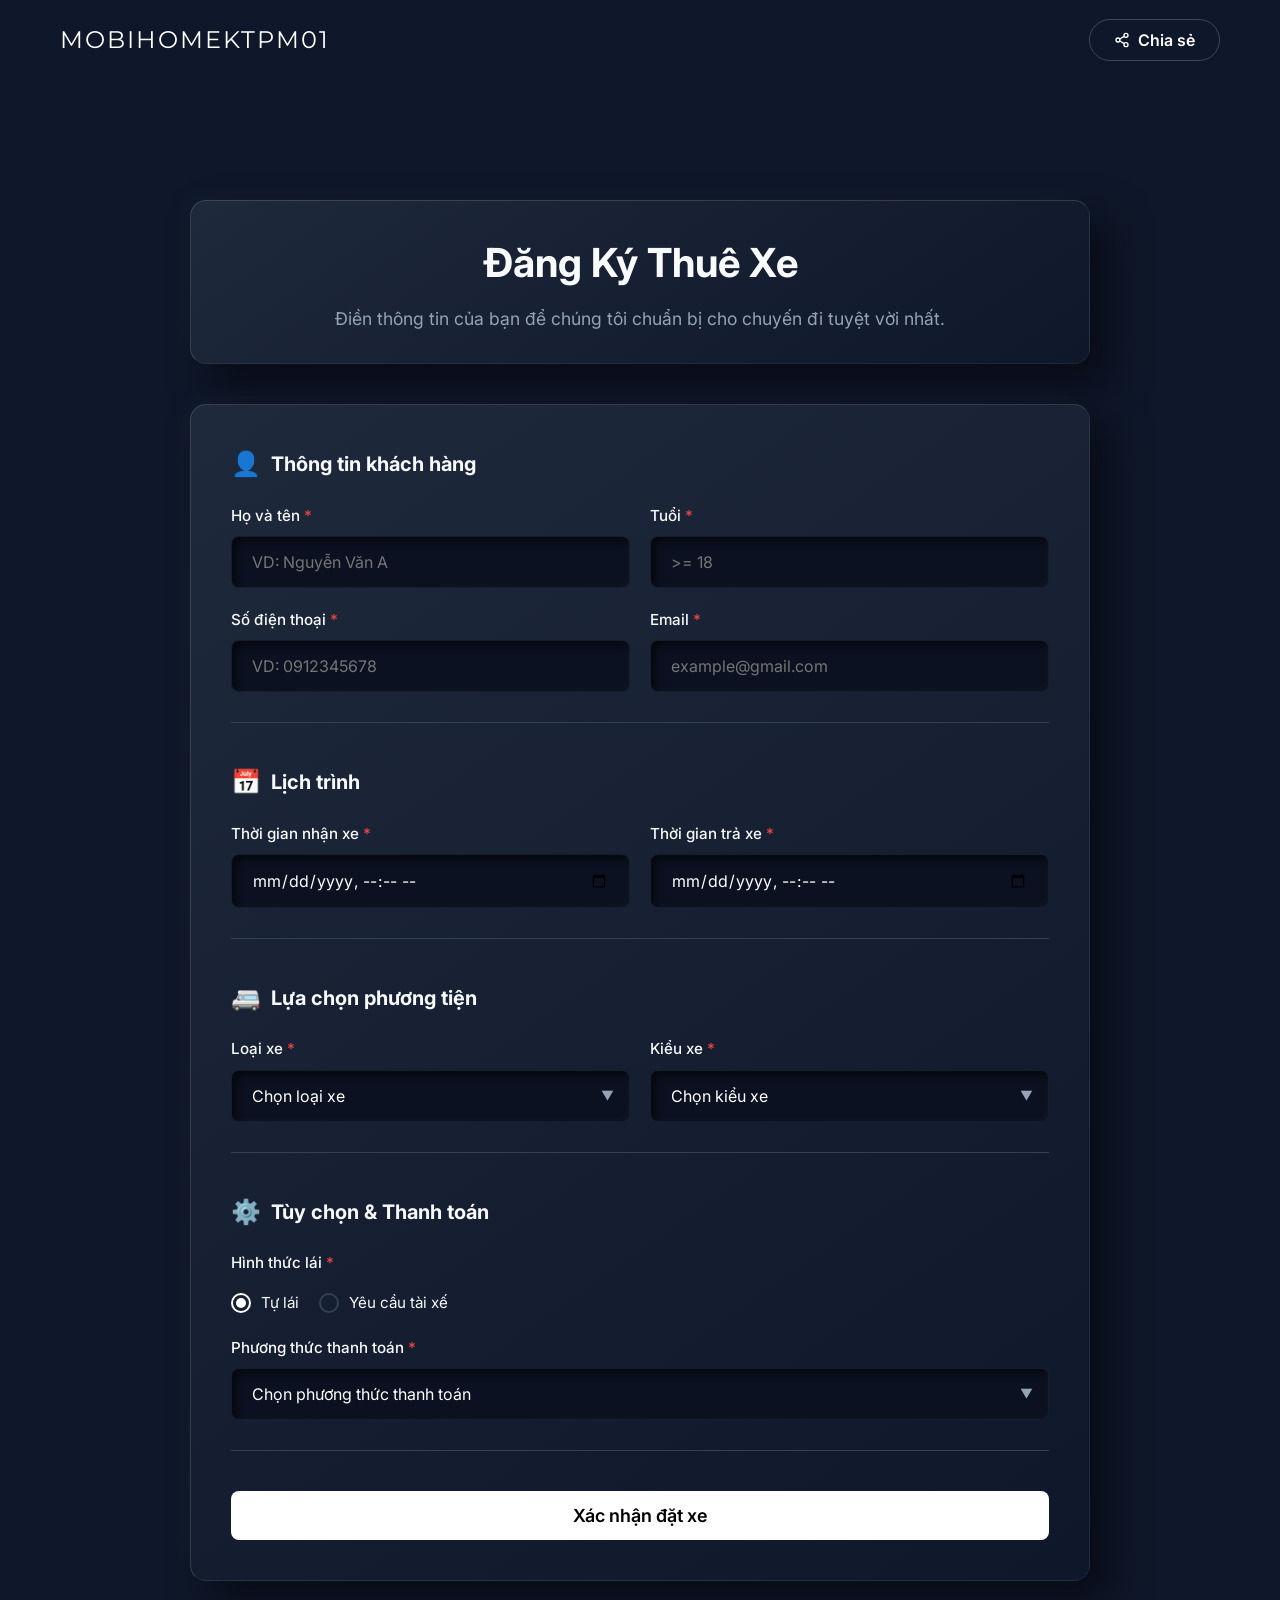
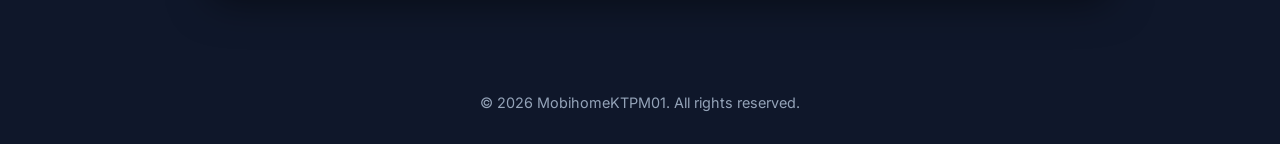
<file: booking.html>
<!DOCTYPE html>
<html lang="vi">

<head>
    <meta charset="UTF-8">
    <meta name="viewport" content="width=device-width, initial-scale=1.0">
    <meta name="description" content="MobihomeKTPM01 - Khai phá sức mạnh dữ liệu. Thúc đẩy tăng trưởng bằng AI.">
    <title>MobihomeKTPM01 | Đăng ký</title>

    <!-- Google Fonts -->
    <link rel="preconnect" href="https://fonts.googleapis.com">
    <link rel="preconnect" href="https://fonts.gstatic.com" crossorigin>
    <link href="https://fonts.googleapis.com/css2?family=Inter:wght@300;400;500;600;700&display=swap" rel="stylesheet">

    <!-- Custom CSS -->
    <link rel="stylesheet" href="styles.css">
</head>

<body>
    <!-- Header -->
    <header class="header">
        <div class="container header-content">
            <a href="index.html" class="logo text-white">
                <span class="logo-text aurum-logo">MobihomeKTPM01</span>
            </a>
            <button id="shareBtn" class="btn btn-glass-outline">
                <svg xmlns="http://www.w3.org/2000/svg" width="16" height="16" viewBox="0 0 24 24" fill="none"
                    stroke="currentColor" stroke-width="2" stroke-linecap="round" stroke-linejoin="round">
                    <circle cx="18" cy="5" r="3"></circle>
                    <circle cx="6" cy="12" r="3"></circle>
                    <circle cx="18" cy="19" r="3"></circle>
                    <line x1="8.59" y1="13.51" x2="15.42" y2="17.49"></line>
                    <line x1="15.41" y1="6.51" x2="8.59" y2="10.49"></line>
                </svg>
                Chia sẻ
            </button>
        </div>
    </header>

    <!-- Toast Notification for Copy Link -->
    <div id="toast" class="toast">Đã sao chép đường dẫn!</div>

    <!-- Booking Section -->
    <section id="booking-section" class="booking-section" style="padding-top: 120px;">
        <div class="container">
            <div class="booking-header">
                <h2>Đăng Ký Thuê Xe</h2>
                <p>Điền thông tin của bạn để chúng tôi chuẩn bị cho chuyến đi tuyệt vời nhất.</p>
            </div>

            <div class="booking-card">
                <form id="bookingForm" class="booking-form" novalidate>
                    <!-- Thông tin khách hàng -->
                    <div class="form-group-section">
                        <h3><span class="section-icon">👤</span> Thông tin khách hàng</h3>
                        <div class="form-grid">
                            <div class="form-control">
                                <label for="fullName">Họ và tên <span class="required">*</span></label>
                                <input type="text" id="fullName" name="fullName" placeholder="VD: Nguyễn Văn A"
                                    required>
                                <div class="error-message">Vui lòng nhập họ và tên</div>
                            </div>

                            <div class="form-control">
                                <label for="age">Tuổi <span class="required">*</span></label>
                                <input type="number" id="age" name="age" min="18" placeholder=">= 18" required>
                                <div class="error-message">Bạn phải từ 18 tuổi trở lên</div>
                            </div>

                            <div class="form-control">
                                <label for="phone">Số điện thoại <span class="required">*</span></label>
                                <input type="tel" id="phone" name="phone" pattern="[0-9]{10,11}"
                                    placeholder="VD: 0912345678" required>
                                <div class="error-message">Vui lòng nhập số điện thoại hợp lệ</div>
                            </div>

                            <div class="form-control">
                                <label for="email">Email <span class="required">*</span></label>
                                <input type="email" id="email" name="email" placeholder="example@gmail.com" required>
                                <div class="error-message">Vui lòng nhập email hợp lệ</div>
                            </div>
                        </div>
                    </div>

                    <!-- Lịch trình -->
                    <div class="form-group-section">
                        <h3><span class="section-icon">📅</span> Lịch trình</h3>
                        <div class="form-grid">
                            <div class="form-control">
                                <label for="pickupDate">Thời gian nhận xe <span class="required">*</span></label>
                                <input type="datetime-local" id="pickupDate" name="pickupDate" required>
                                <div class="error-message">Vui lòng chọn thời gian nhận xe</div>
                            </div>

                            <div class="form-control">
                                <label for="returnDate">Thời gian trả xe <span class="required">*</span></label>
                                <input type="datetime-local" id="returnDate" name="returnDate" required>
                                <div class="error-message">Vui lòng chọn thời gian trả xe hợp lệ</div>
                            </div>
                        </div>
                    </div>

                    <!-- Lựa chọn phương tiện -->
                    <div class="form-group-section">
                        <h3><span class="section-icon">🚐</span> Lựa chọn phương tiện</h3>
                        <div class="form-grid">
                            <div class="form-control">
                                <label for="vehicleType">Loại xe <span class="required">*</span></label>
                                <div class="select-wrapper">
                                    <select id="vehicleType" name="vehicleType" required>
                                        <option value="" disabled selected>Chọn loại xe</option>
                                        <option value="2-seats">Xe 2 chỗ (Cặp đôi)</option>
                                        <option value="4-seats">Xe 4 chỗ (Nhóm nhỏ)</option>
                                        <option value="family">Xe gia đình (6-8 người)</option>
                                    </select>
                                </div>
                                <div class="error-message">Vui lòng chọn loại xe</div>
                            </div>

                            <div class="form-control">
                                <label for="vehicleClass">Kiểu xe <span class="required">*</span></label>
                                <div class="select-wrapper">
                                    <select id="vehicleClass" name="vehicleClass" required>
                                        <option value="" disabled selected>Chọn kiểu xe</option>
                                        <option value="standard">Tiêu chuẩn</option>
                                        <option value="premium">Cao cấp (Full Option)</option>
                                    </select>
                                </div>
                                <div class="error-message">Vui lòng chọn kiểu xe</div>
                            </div>
                        </div>
                    </div>

                    <!-- Tùy chọn dịch vụ & Thanh toán -->
                    <div class="form-group-section">
                        <h3><span class="section-icon">⚙️</span> Tùy chọn & Thanh toán</h3>

                        <div class="form-control radio-group-container">
                            <label class="group-label">Hình thức lái <span class="required">*</span></label>
                            <div class="radio-group">
                                <label class="radio-label">
                                    <input type="radio" name="driveOption" value="self-drive" checked>
                                    <span class="radio-custom"></span>
                                    Tự lái
                                </label>
                                <label class="radio-label">
                                    <input type="radio" name="driveOption" value="driver">
                                    <span class="radio-custom"></span>
                                    Yêu cầu tài xế
                                </label>
                            </div>
                        </div>

                        <div class="form-control">
                            <label for="paymentMethod">Phương thức thanh toán <span class="required">*</span></label>
                            <div class="select-wrapper">
                                <select id="paymentMethod" name="paymentMethod" required>
                                    <option value="" disabled selected>Chọn phương thức thanh toán</option>
                                    <option value="cash">Tiền mặt</option>
                                    <option value="transfer">Chuyển khoản ngân hàng</option>
                                    <option value="credit">Thẻ tín dụng / Ghi nợ</option>
                                </select>
                            </div>
                            <div class="error-message">Vui lòng chọn phương thức thanh toán</div>
                        </div>
                    </div>

                    <!-- Submit -->
                    <div class="form-actions">
                        <button type="submit" class="btn btn-primary btn-submit">
                            Xác nhận đặt xe
                        </button>
                    </div>
                </form>

                <div id="successMessage" class="success-message" style="display: none;">
                    <div class="success-icon">✓</div>
                    <h3>Đặt xe thành công!</h3>
                    <p>Cảm ơn bạn đã lựa chọn Mobihome KTPM Nhóm 1. Chúng tôi sẽ liên hệ lại với bạn trong thời gian sớm
                        nhất để xác nhận chuyến đi.</p>
                    <button id="resetBtn" class="btn btn-outline mt-4">Đặt chuyến đi khác</button>
                </div>
            </div>
        </div>
    </section>

    <!-- Footer -->
    <footer class="footer">
        <div class="container">
            <p>&copy; 2026 MobihomeKTPM01. All rights reserved.</p>
        </div>
    </footer>

    <script src="script.js"></script>
</body>

</html>
</file>
<file: styles.css>
@import url('https://fonts.googleapis.com/css2?family=Inter:wght@400;500;600;700&display=swap');
@import url('https://fonts.googleapis.com/css2?family=Montserrat:wght@900&display=swap');

:root {
    --primary-color: #ffffff;
    --secondary-color: #f8fafc;
    --accent-color: #3b82f6;
    --text-main: #f8fafc;
    --text-muted: #94a3b8;
    --bg-color: #0f172a;
    --background-color: #0f172a;
    --card-bg: #1e293b;
    --border-color: #334155;
    --success-color: #10b981;
    --error-color: #ef4444;
    --radius-md: 8px;
    --radius-lg: 16px;
    --shadow-sm: 0 1px 3px rgba(0, 0, 0, 0.5);
    --shadow-md: 0 4px 6px -1px rgba(0, 0, 0, 0.5);
    --shadow-lg: 0 10px 15px -3px rgba(0, 0, 0, 0.5);
    --transition: all 0.3s ease;
    --aurum-font: 'Montserrat', sans-serif;
}

* {
    margin: 0;
    padding: 0;
    box-sizing: border-box;
}

body {
    font-family: 'Inter', sans-serif;
    background-color: var(--bg-color);
    color: var(--text-main);
    line-height: 1.6;
    overflow-x: hidden;
}

.container {
    max-width: 1200px;
    margin: 0 auto;
    padding: 0 20px;
}

/* ================= AURUM HEADER ================= */
.header-content {
    display: flex !important;
    justify-content: space-between !important;
    align-items: center !important;
    flex-direction: row !important;
    height: 80px;
}

.logo {
    text-decoration: none;
    display: flex;
    align-items: center;
}

.aurum-header {
    background-color: transparent;
    position: fixed;
    top: 0;
    left: 0;
    right: 0;
    z-index: 1000;
    padding: 10px 0;
}

.aurum-logo {
    font-family: var(--aurum-font);
    font-size: 1.5rem;
    letter-spacing: 2px;
    text-transform: uppercase;
}

.aurum-nav {
    display: none;
    /* Mobile ẩn */
    background: rgba(255, 255, 255, 0.03);
    backdrop-filter: blur(12px);
    -webkit-backdrop-filter: blur(12px);
    border: 1px solid rgba(255, 255, 255, 0.1);
    border-radius: 50px;
    padding: 6px 8px;
}

@media (min-width: 992px) {
    .aurum-nav {
        display: flex;
        align-items: center;
        gap: 5px;
    }
}

.aurum-nav a {
    color: rgba(255, 255, 255, 0.7);
    text-decoration: none;
    font-size: 0.9rem;
    font-weight: 500;
    padding: 8px 18px;
    border-radius: 30px;
    transition: var(--transition);
}

.aurum-nav a:hover {
    color: #fff;
    background: rgba(255, 255, 255, 0.1);
}

.aurum-header-right {
    display: flex;
    align-items: center;
    gap: 15px;
}

.social-icons {
    display: flex;
    gap: 10px;
    background: rgba(255, 255, 255, 0.03);
    backdrop-filter: blur(12px);
    -webkit-backdrop-filter: blur(12px);
    border: 1px solid rgba(255, 255, 255, 0.1);
    border-radius: 50px;
    padding: 8px 16px;
}

.social-icons a {
    color: rgba(255, 255, 255, 0.7);
    text-decoration: none;
    font-size: 0.9rem;
    font-weight: 500;
    padding: 4px;
    transition: var(--transition);
}

.social-icons a:hover {
    color: #fff;
}

.lang-switch {
    background: rgba(255, 255, 255, 0.03);
    backdrop-filter: blur(12px);
    -webkit-backdrop-filter: blur(12px);
    border: 1px solid rgba(255, 255, 255, 0.1);
    border-radius: 50px;
    padding: 10px 18px;
    color: rgba(255, 255, 255, 0.7);
    font-size: 0.9rem;
    font-weight: 500;
    display: flex;
    align-items: center;
    gap: 5px;
    cursor: pointer;
    transition: var(--transition);
}

.lang-switch:hover {
    color: #fff;
    background: rgba(255, 255, 255, 0.1);
}

/* ================= BUTTONS ================= */
.btn {
    display: inline-flex;
    align-items: center;
    justify-content: center;
    gap: 8px;
    padding: 10px 20px;
    border-radius: var(--radius-md);
    font-weight: 600;
    font-size: 1rem;
    cursor: pointer;
    transition: var(--transition);
    border: none;
    outline: none;
    font-family: 'Inter', sans-serif;
}

.btn-outline {
    background: transparent;
    border: 2px solid var(--primary-color);
    color: var(--primary-color);
}

.btn-outline:hover {
    background: var(--primary-color);
    color: #000;
}

.btn-primary {
    background: var(--primary-color);
    color: #000;
}

.btn-primary:hover {
    background: #e2e8f0;
    transform: translateY(-2px);
    box-shadow: 0 4px 12px rgba(255, 255, 255, 0.2);
}

.btn-large {
    padding: 14px 32px;
    font-size: 1.125rem;
    border-radius: 50px;
}

.btn-submit {
    width: 100%;
    padding: 14px;
    font-size: 1.125rem;
}

/* Glass Buttons */
.btn-glass-outline {
    background: transparent;
    border: 1px solid rgba(255, 255, 255, 0.2);
    color: #fff;
    border-radius: 50px;
    padding: 10px 24px;
    text-decoration: none;
}

.btn-glass-outline:hover {
    background: rgba(255, 255, 255, 0.1);
    border-color: rgba(255, 255, 255, 0.4);
}

.btn-glass-primary {
    background: rgba(255, 255, 255, 0.1);
    backdrop-filter: blur(10px);
    -webkit-backdrop-filter: blur(10px);
    border: 1px solid rgba(255, 255, 255, 0.2);
    color: #fff;
    border-radius: 50px;
    padding: 14px 32px;
    font-size: 1.1rem;
    display: inline-flex;
    align-items: center;
    gap: 10px;
    text-decoration: none;
    box-shadow: 0 8px 32px rgba(0, 0, 0, 0.2);
}

.btn-glass-primary:hover {
    background: rgba(255, 255, 255, 0.2);
    transform: translateY(-2px);
}

.btn-glass-primary span {
    font-size: 0.8rem;
}

.mt-4 {
    margin-top: 1rem;
}

/* ================= SCROLL-DRIVEN HERO ================= */
.scroll-hero {
    position: relative;
    height: 400vh;
    /* Khoảng không gian để cuộn (Scrub area) */
    background-color: #000;
}

.sticky-container {
    position: sticky;
    top: 0;
    left: 0;
    width: 100%;
    height: 100vh;
    overflow: hidden;
    display: flex;
    align-items: center;
    justify-content: center;
}

#hero-canvas {
    position: absolute;
    top: 50%;
    left: 50%;
    transform: translate(-50%, -50%);
    width: 100vw;
    height: 100vh;
    object-fit: cover;
    z-index: 1;
    opacity: 0.8;
}

.hero-overlay-content {
    position: absolute;
    top: 0;
    left: 0;
    right: 0;
    bottom: 0;
    z-index: 2;
    padding: 100px 40px 40px;
    display: flex;
    flex-direction: column;
    justify-content: space-between;
    pointer-events: none;
    /* Để có thể cuộn canvas bên dưới */
}

/* Các phần tử con cần bật lại pointer-events để có thể click */
.aurum-title-wrapper,
.aurum-bottom-elements {
    pointer-events: auto;
}

.aurum-title-wrapper {
    position: relative;
    text-align: center;
    margin-top: 8vh;
}

.aurum-massive-title {
    font-family: var(--aurum-font);
    font-size: clamp(3rem, 10vw, 8rem);
    line-height: 0.9;
    color: #ffffff;
    text-transform: uppercase;
    text-shadow: 0 10px 30px rgba(0, 0, 0, 0.3);
    margin: 0;
}

.btn-aurum-pill {
    background: #ffffff;
    color: #000000;
    padding: 15px 35px;
    border-radius: 50px;
    font-size: 1rem;
    font-weight: 600;
    text-decoration: none;
    display: inline-flex;
    align-items: center;
    gap: 10px;
    position: absolute;
    right: 10%;
    bottom: -15px;
    box-shadow: 0 10px 25px rgba(0, 0, 0, 0.2);
    transition: var(--transition);
}

.btn-aurum-pill:hover {
    transform: scale(1.05);
}

.aurum-bottom-elements {
    display: flex;
    justify-content: space-between;
    align-items: flex-end;
    width: 100%;
}

.interactive-btn-wrapper {
    flex: 1;
    display: flex;
    justify-content: center;
}

.btn-interactive {
    background: rgba(0, 0, 0, 0.4);
    backdrop-filter: blur(10px);
    -webkit-backdrop-filter: blur(10px);
    border: 1px solid rgba(255, 255, 255, 0.1);
    color: #fff;
    padding: 10px 25px;
    border-radius: 30px;
    font-size: 0.85rem;
    cursor: pointer;
    transition: var(--transition);
}

.btn-interactive:hover {
    background: rgba(0, 0, 0, 0.6);
}

.aurum-tagline {
    color: rgba(255, 255, 255, 0.7);
    text-align: right;
    font-size: 1rem;
    line-height: 1.5;
    position: absolute;
    right: 40px;
    bottom: 40px;
}

.aurum-tagline .highlight {
    color: #fff;
    font-weight: 600;
}

/* ================= BOOKING SECTION ================= */
.booking-section {
    padding: 80px 0;
    background-color: var(--bg-color);
}

.booking-header {
    text-align: center;
    background: linear-gradient(145deg, #1e293b, #0f172a);
    border-radius: var(--radius-lg);
    box-shadow: 20px 20px 40px rgba(0, 0, 0, 0.5), -10px -10px 20px rgba(255, 255, 255, 0.02);
    border: 1px solid rgba(255, 255, 255, 0.05);
    border-top: 1px solid rgba(255, 255, 255, 0.15);
    border-left: 1px solid rgba(255, 255, 255, 0.15);
    padding: 30px 40px;
    max-width: 900px;
    margin: 0 auto 40px auto;
}

.booking-header h2 {
    font-size: 2.5rem;
    color: var(--secondary-color);
    margin-bottom: 10px;
}

.booking-header p {
    color: var(--text-muted);
    font-size: 1.1rem;
}

.booking-card {
    background: linear-gradient(145deg, #1e293b, #0f172a);
    border-radius: var(--radius-lg);
    box-shadow: 20px 20px 40px rgba(0, 0, 0, 0.5), -10px -10px 20px rgba(255, 255, 255, 0.02);
    border: 1px solid rgba(255, 255, 255, 0.05);
    border-top: 1px solid rgba(255, 255, 255, 0.15);
    border-left: 1px solid rgba(255, 255, 255, 0.15);
    padding: 40px;
    max-width: 900px;
    margin: 0 auto;
}

.form-group-section {
    margin-bottom: 40px;
    padding-bottom: 30px;
    border-bottom: 1px solid var(--border-color);
}

.form-group-section:last-of-type {
    border-bottom: none;
    margin-bottom: 30px;
    padding-bottom: 0;
}

.form-group-section h3 {
    font-size: 1.25rem;
    color: var(--secondary-color);
    margin-bottom: 20px;
    display: flex;
    align-items: center;
    gap: 10px;
}

.section-icon {
    font-size: 1.5rem;
}

.form-grid {
    display: grid;
    grid-template-columns: repeat(2, 1fr);
    gap: 20px;
}

/* ================= FORM CONTROLS ================= */
.form-control {
    display: flex;
    flex-direction: column;
    gap: 8px;
    position: relative;
}

.form-control label {
    font-weight: 500;
    font-size: 0.95rem;
    color: var(--text-main);
}

.required {
    color: var(--error-color);
}

.form-control input[type="text"],
.form-control input[type="number"],
.form-control input[type="tel"],
.form-control input[type="email"],
.form-control input[type="datetime-local"],
.form-control select {
    width: 100%;
    padding: 15px 20px;
    border: 1px solid rgba(255, 255, 255, 0.05);
    border-radius: var(--radius-md);
    font-family: inherit;
    font-size: 1rem;
    color: #fff;
    background-color: #0b1120;
    box-shadow: inset 4px 4px 8px rgba(0, 0, 0, 0.6), inset -2px -2px 6px rgba(255, 255, 255, 0.03);
    transition: var(--transition);
}

.form-control input:focus,
.form-control select:focus {
    outline: none;
    border-color: rgba(255, 255, 255, 0.3);
    box-shadow: inset 4px 4px 8px rgba(0, 0, 0, 0.6), inset -2px -2px 6px rgba(255, 255, 255, 0.03), 0 0 10px rgba(255, 255, 255, 0.1);
}

.select-wrapper {
    position: relative;
}

.select-wrapper::after {
    content: "▼";
    font-size: 0.8rem;
    position: absolute;
    right: 16px;
    top: 50%;
    transform: translateY(-50%);
    pointer-events: none;
    color: var(--text-muted);
}

.form-control select {
    appearance: none;
    padding-right: 40px;
    cursor: pointer;
}

/* Radio Buttons */
.radio-group-container {
    margin-bottom: 20px;
}

.radio-group {
    display: flex;
    gap: 20px;
    margin-top: 8px;
}

.radio-label {
    display: flex;
    align-items: center;
    gap: 10px;
    cursor: pointer;
    font-weight: 400 !important;
}

.radio-label input[type="radio"] {
    display: none;
}

.radio-custom {
    width: 20px;
    height: 20px;
    border: 2px solid var(--border-color);
    border-radius: 50%;
    position: relative;
    transition: var(--transition);
}

.radio-label input[type="radio"]:checked+.radio-custom {
    border-color: var(--primary-color);
}

.radio-label input[type="radio"]:checked+.radio-custom::after {
    content: "";
    position: absolute;
    top: 50%;
    left: 50%;
    transform: translate(-50%, -50%);
    width: 10px;
    height: 10px;
    background-color: var(--primary-color);
    border-radius: 50%;
}

/* Error States */
.error-message {
    color: var(--error-color);
    font-size: 0.85rem;
    display: none;
    animation: fadeIn 0.3s ease;
}

.form-control.error input,
.form-control.error select {
    border-color: var(--error-color);
    background-color: #fef2f2;
}

.form-control.error .error-message {
    display: block;
}

/* Success Message Area */
.success-message {
    text-align: center;
    padding: 40px 20px;
    animation: fadeIn 0.5s ease;
}

.success-icon {
    width: 80px;
    height: 80px;
    background: var(--success-color);
    color: white;
    border-radius: 50%;
    display: flex;
    align-items: center;
    justify-content: center;
    font-size: 2.5rem;
    margin: 0 auto 20px;
}

.success-message h3 {
    font-size: 1.75rem;
    color: var(--success-color);
    margin-bottom: 15px;
}

.success-message p {
    color: var(--text-muted);
    font-size: 1.1rem;
    max-width: 500px;
    margin: 0 auto;
}

/* ================= TOAST NOTIFICATION ================= */
.toast {
    position: fixed;
    bottom: 30px;
    left: 50%;
    transform: translateX(-50%) translateY(100px);
    background: rgba(15, 23, 42, 0.9);
    color: #fff;
    padding: 12px 24px;
    border-radius: 50px;
    font-size: 0.95rem;
    box-shadow: var(--shadow-md);
    opacity: 0;
    transition: all 0.3s cubic-bezier(0.68, -0.55, 0.265, 1.55);
    z-index: 2000;
}

.toast.show {
    transform: translateX(-50%) translateY(0);
    opacity: 1;
}

/* ================= FOOTER ================= */
.footer {
    background-color: #0f172a;
    color: #94a3b8;
    text-align: center;
    padding: 30px 0;
    font-size: 0.9rem;
}

/* ================= COMMON SECTION STYLES ================= */
.section {
    padding: 80px 0;
}

.bg-light {
    background-color: var(--card-bg);
}

.bg-secondary {
    background-color: #0b1120;
}

.text-center {
    text-align: center;
}

.text-white {
    color: #fff;
}

.section-title {
    font-size: 2.5rem;
    color: var(--secondary-color);
    margin-bottom: 15px;
    font-weight: 800;
}

.section-subtitle {
    font-size: 1.15rem;
    color: var(--text-muted);
    max-width: 700px;
    margin: 0 auto 40px;
}

.grid {
    display: grid;
    gap: 30px;
}

.grid-3 {
    grid-template-columns: repeat(3, 1fr);
}

.grid-4 {
    grid-template-columns: repeat(4, 1fr);
}

/* ================= FEATURES SECTION ================= */
.feature-card {
    background: linear-gradient(145deg, #1e293b, #0f172a);
    padding: 30px;
    border-radius: var(--radius-lg);
    box-shadow: 15px 15px 30px rgba(0, 0, 0, 0.4), -5px -5px 15px rgba(255, 255, 255, 0.02);
    text-align: center;
    transition: var(--transition);
    border: 1px solid rgba(255, 255, 255, 0.05);
    border-top: 1px solid rgba(255, 255, 255, 0.15);
    border-left: 1px solid rgba(255, 255, 255, 0.15);
}

.feature-card:hover {
    transform: translateY(-5px);
    box-shadow: var(--shadow-md);
}

.feature-icon {
    font-size: 3rem;
    margin-bottom: 20px;
}

.feature-card h3 {
    margin-bottom: 15px;
    color: var(--secondary-color);
}

.feature-card p {
    color: var(--text-muted);
}

/* ================= SOCIAL PROOF ================= */
.logos-grid {
    display: flex;
    justify-content: center;
    gap: 40px;
    flex-wrap: wrap;
    margin-bottom: 50px;
    opacity: 0.6;
}

.logo-item {
    font-size: 1.5rem;
    font-weight: 700;
    color: var(--text-muted);
    filter: grayscale(100%);
}

.testimonial-card {
    max-width: 800px;
    margin: 0 auto;
    background: linear-gradient(145deg, #1e293b, #0f172a);
    padding: 40px;
    border-radius: var(--radius-lg);
    box-shadow: 15px 15px 30px rgba(0, 0, 0, 0.4), -5px -5px 15px rgba(255, 255, 255, 0.02);
    border: 1px solid rgba(255, 255, 255, 0.05);
    border-top: 1px solid rgba(255, 255, 255, 0.15);
    border-left: 1px solid rgba(255, 255, 255, 0.15);
    position: relative;
}

.testimonial-card::before {
    content: '"';
    position: absolute;
    top: 10px;
    left: 20px;
    font-size: 5rem;
    color: var(--primary-color);
    opacity: 0.2;
    font-family: serif;
}

.quote {
    font-size: 1.25rem;
    font-style: italic;
    margin-bottom: 20px;
    position: relative;
    z-index: 1;
}

.author {
    color: var(--secondary-color);
}

/* ================= PROCESS ================= */
.process-steps {
    position: relative;
}

.step {
    text-align: center;
    padding: 20px;
}

.step-number {
    width: 60px;
    height: 60px;
    background: linear-gradient(145deg, #ffffff, #e2e8f0);
    color: #0f172a;
    font-size: 1.5rem;
    font-weight: 700;
    border-radius: 50%;
    display: flex;
    align-items: center;
    justify-content: center;
    margin: 0 auto 20px;
    box-shadow: 8px 8px 16px rgba(0, 0, 0, 0.5), -4px -4px 10px rgba(255, 255, 255, 0.05);
}

.step h3 {
    margin-bottom: 15px;
    color: var(--secondary-color);
}

.step p {
    color: var(--text-muted);
}

/* ================= LEAD CAPTURE ================= */
.lead-capture-section {
    padding: 100px 0;
}

.lead-form {
    display: flex;
    max-width: 500px;
    margin: 30px auto 0;
    gap: 10px;
}

.lead-form input {
    flex: 1;
    padding: 15px 20px;
    border-radius: var(--radius-md);
    border: none;
    font-size: 1rem;
    outline: none;
}

/* ================= FAQS ================= */
.faq-list {
    max-width: 800px;
    margin: 0 auto;
}

.faq-item {
    margin-bottom: 15px;
    border: 1px solid var(--border-color);
    border-radius: var(--radius-md);
    background: var(--card-bg);
    overflow: hidden;
}

.faq-question {
    width: 100%;
    text-align: left;
    padding: 20px;
    background: none;
    border: none;
    font-size: 1.1rem;
    font-weight: 600;
    color: var(--text-main);
    cursor: pointer;
    display: flex;
    justify-content: space-between;
    align-items: center;
    transition: var(--transition);
}

.faq-question:hover {
    background: rgba(255, 255, 255, 0.05);
}

.faq-icon {
    font-size: 1.5rem;
    color: var(--primary-color);
    transition: transform 0.3s ease;
}

.faq-item.active .faq-icon {
    transform: rotate(45deg);
}

.faq-answer {
    max-height: 0;
    overflow: hidden;
    transition: max-height 0.3s ease-out;
    background: var(--card-bg);
}

.faq-answer p {
    padding: 0 20px 20px;
    color: var(--text-muted);
}

/* ================= CAR GALLERY ================= */
.car-gallery {
    margin-bottom: 20px;
    position: relative;
}

.gallery-view {
    position: relative;
    width: 100%;
    height: 200px;
    border-radius: var(--radius-md);
    overflow: hidden;
    margin-bottom: 15px;
}

.gallery-img {
    position: absolute;
    top: 0;
    left: 0;
    width: 100%;
    height: 100%;
    object-fit: cover;
    opacity: 0;
    transition: opacity 0.4s ease, transform 0.4s ease;
    transform: scale(1.05);
}

.gallery-img.active {
    opacity: 1;
    transform: scale(1);
}

.gallery-controls {
    display: flex;
    justify-content: center;
    gap: 10px;
}

.gallery-btn {
    background: transparent;
    border: 1px solid rgba(255, 255, 255, 0.2);
    color: var(--text-muted);
    padding: 6px 16px;
    border-radius: 30px;
    font-size: 0.85rem;
    font-weight: 500;
    cursor: pointer;
    transition: var(--transition);
}

.gallery-btn:hover {
    color: #fff;
    border-color: rgba(255, 255, 255, 0.5);
}

.gallery-btn.active {
    background: rgba(255, 255, 255, 0.1);
    color: #fff;
    border-color: #fff;
}

/* ================= PRICING ================= */
.pricing-card {
    background: linear-gradient(145deg, #1e293b, #0f172a);
    border: 1px solid rgba(255, 255, 255, 0.05);
    border-top: 1px solid rgba(255, 255, 255, 0.15);
    border-left: 1px solid rgba(255, 255, 255, 0.15);
    box-shadow: 15px 15px 30px rgba(0, 0, 0, 0.4), -5px -5px 15px rgba(255, 255, 255, 0.02);
    border-radius: var(--radius-lg);
    padding: 40px 30px;
    text-align: center;
    position: relative;
    transition: var(--transition);
}

.pricing-card:hover {
    transform: translateY(-10px);
    box-shadow: var(--shadow-lg);
}

.pricing-card.featured {
    border: 2px solid var(--primary-color);
    box-shadow: var(--shadow-md);
    transform: scale(1.05);
}

.pricing-card.featured:hover {
    transform: scale(1.05) translateY(-5px);
}

.badge {
    position: absolute;
    top: -15px;
    left: 50%;
    transform: translateX(-50%);
    background: var(--primary-color);
    color: #e61a1a;
    padding: 5px 15px;
    border-radius: 50px;
    font-size: 0.85rem;
    font-weight: 600;
}

.pricing-card h3 {
    font-size: 1.5rem;
    color: var(--secondary-color);
    margin-bottom: 15px;
}

.price {
    font-size: 3rem;
    font-weight: 800;
    color: var(--text-main);
    margin-bottom: 30px;
}

.price span {
    font-size: 1rem;
    font-weight: 400;
    color: var(--text-muted);
}

.features-list {
    list-style: none;
    margin-bottom: 30px;
    text-align: left;
}

.features-list li {
    padding: 10px 0;
    color: var(--text-muted);
    border-bottom: 1px solid #f1f5f9;
}

.features-list li::before {
    content: '✓';
    color: var(--success-color);
    font-weight: bold;
    margin-right: 10px;
}

/* ================= FINAL CTA ================= */
.final-cta-section {
    padding: 100px 0;
    background: linear-gradient(135deg, #1e3a8a 0%, #0f172a 100%);
    color: #fff;
}

.final-cta-section .section-title {
    color: #fff;
}

.final-cta-section .section-subtitle {
    color: #cbd5e1;
}

/* ================= ANIMATIONS ================= */
@keyframes fadeIn {
    from {
        opacity: 0;
        transform: translateY(10px);
    }

    to {
        opacity: 1;
        transform: translateY(0);
    }
}

/* ================= RESPONSIVE ================= */
@media (max-width: 992px) {

    .grid-3,
    .grid-4 {
        grid-template-columns: repeat(2, 1fr);
    }

    .pricing-card.featured {
        transform: scale(1);
    }

    .pricing-card.featured:hover {
        transform: translateY(-5px);
    }
}

@media (max-width: 768px) {

    .grid-3,
    .grid-4 {
        grid-template-columns: 1fr;
    }

    .hero-overlay-content h1 {
        font-size: 2.5rem;
    }

    .hero-overlay-content p {
        font-size: 1rem;
    }

    .form-grid {
        grid-template-columns: 1fr;
    }

    .booking-card {
        padding: 24px;
    }

    .booking-header h2 {
        font-size: 2rem;
    }

    .section-title {
        font-size: 2rem;
    }

    .lead-form {
        flex-direction: column;
    }

    .lead-form button {
        width: 100%;
    }
}

@media (max-width: 480px) {
    .hero-overlay-content h1 {
        font-size: 2rem;
    }

    .header-content {
        flex-direction: column;
        justify-content: center;
        gap: 10px;
        height: auto;
        padding: 15px 0;
    }
}
</file>
